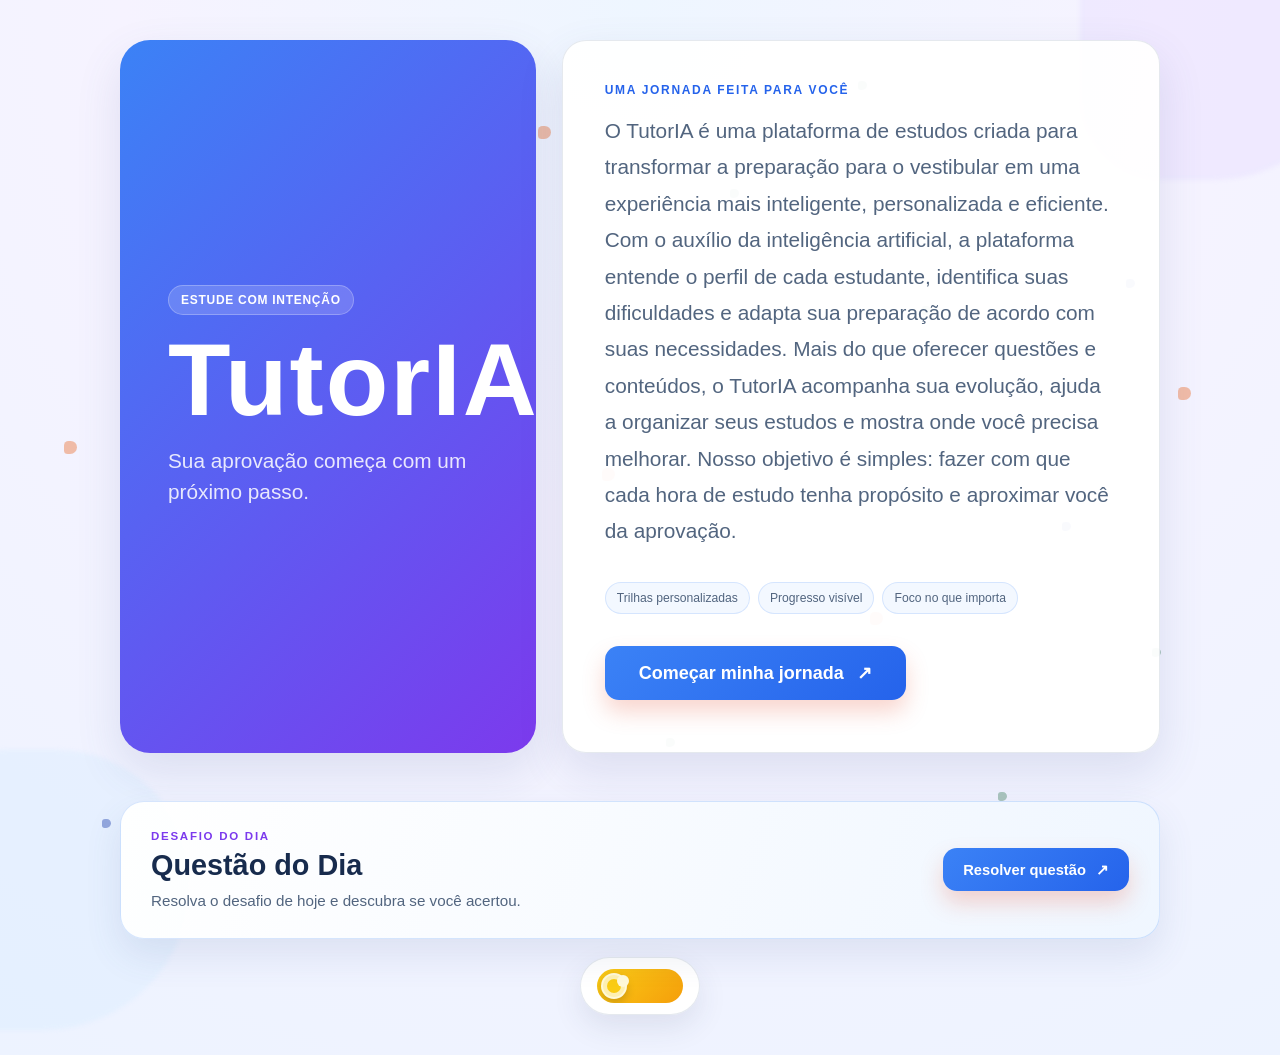
<file: index.html>
<!DOCTYPE html>
<html lang="pt-BR">
<head>
    <meta charset="UTF-8">
    <meta name="viewport" content="width=device-width, initial-scale=1.0">
    <title>TutorIA</title>
    <link rel="stylesheet" href="style.css">
</head>

<body>

<div class="daily-particles" aria-hidden="true">
    <span></span><span></span><span></span><span></span>
    <span></span><span></span><span></span><span></span>
    <span></span><span></span><span></span><span></span>
    <span></span><span></span><span></span><span></span>
    <span></span><span></span><span></span><span></span>
</div>

    <main class="hero">

        <div class="title-box">
            <span class="welcome-badge">Estude com intenção</span>
            <h1>TutorIA</h1>
            <p class="hero-kicker">Sua aprovação começa com um próximo passo.</p>
        </div>

        <div class="content-box">
            <span class="section-eyebrow">Uma jornada feita para você</span>
            <p>
                O TutorIA é uma plataforma de estudos criada para transformar a preparação para o vestibular em uma experiência mais inteligente, personalizada e eficiente. Com o auxílio da inteligência artificial, a plataforma entende o perfil de cada estudante, identifica suas dificuldades e adapta sua preparação de acordo com suas necessidades.
                Mais do que oferecer questões e conteúdos, o TutorIA acompanha sua evolução, ajuda a organizar seus estudos e mostra onde você precisa melhorar. Nosso objetivo é simples: fazer com que cada hora de estudo tenha propósito e aproximar você da aprovação.
            </p>

            <div class="feature-row" aria-label="Benefícios do TutorIA">
                <span>Trilhas personalizadas</span>
                <span>Progresso visível</span>
                <span>Foco no que importa</span>
            </div>

            <a href="login.html" target="_self">
                <button>Começar minha jornada <span aria-hidden="true">↗</span></button>
            </a>
        </div>

        <a href="questao-diaria.html" class="daily-question-link">
            <div class="daily-question-card">
                <div class="daily-question-copy">
                    <span class="daily-question-label">DESAFIO DO DIA</span>
                    <h2>Questão do Dia</h2>
                    <p>Resolva o desafio de hoje e descubra se você acertou.</p>
                </div>

                <button type="button">Resolver questão <span aria-hidden="true">↗</span></button>
            </div>
        </a>

    </main>

    <div class="theme-toggle-card" aria-label="Alternar tema">
        <button class="theme-toggle" type="button" aria-label="Ativar modo escuro">
            <span class="toggle-track">
                <span class="toggle-thumb"></span>
            </span>
        </button>
    </div>

    <script>
        const toggle = document.querySelector('.theme-toggle');
        const body = document.body;

        function applyTheme(isDark) {
            body.classList.toggle('dark-mode', isDark);
            toggle.setAttribute('aria-label', isDark ? 'Ativar modo claro' : 'Ativar modo escuro');
            toggle.querySelector('.toggle-thumb').style.transform = isDark ? 'translateX(52px) rotate(180deg)' : 'translateX(0) rotate(0deg)';
            toggle.querySelector('.toggle-thumb').style.background = isDark ? '#dbeafe' : '#fff9d9';
            localStorage.setItem('theme', isDark ? 'dark' : 'light');
        }

        const savedTheme = localStorage.getItem('theme');
        if (savedTheme === 'dark') {
            applyTheme(true);
        }

        toggle.addEventListener('click', () => {
            const isDark = !body.classList.contains('dark-mode');
            applyTheme(isDark);
        });
    </script>
<script src="particles.js"></script>
</body>
</html>
</file>
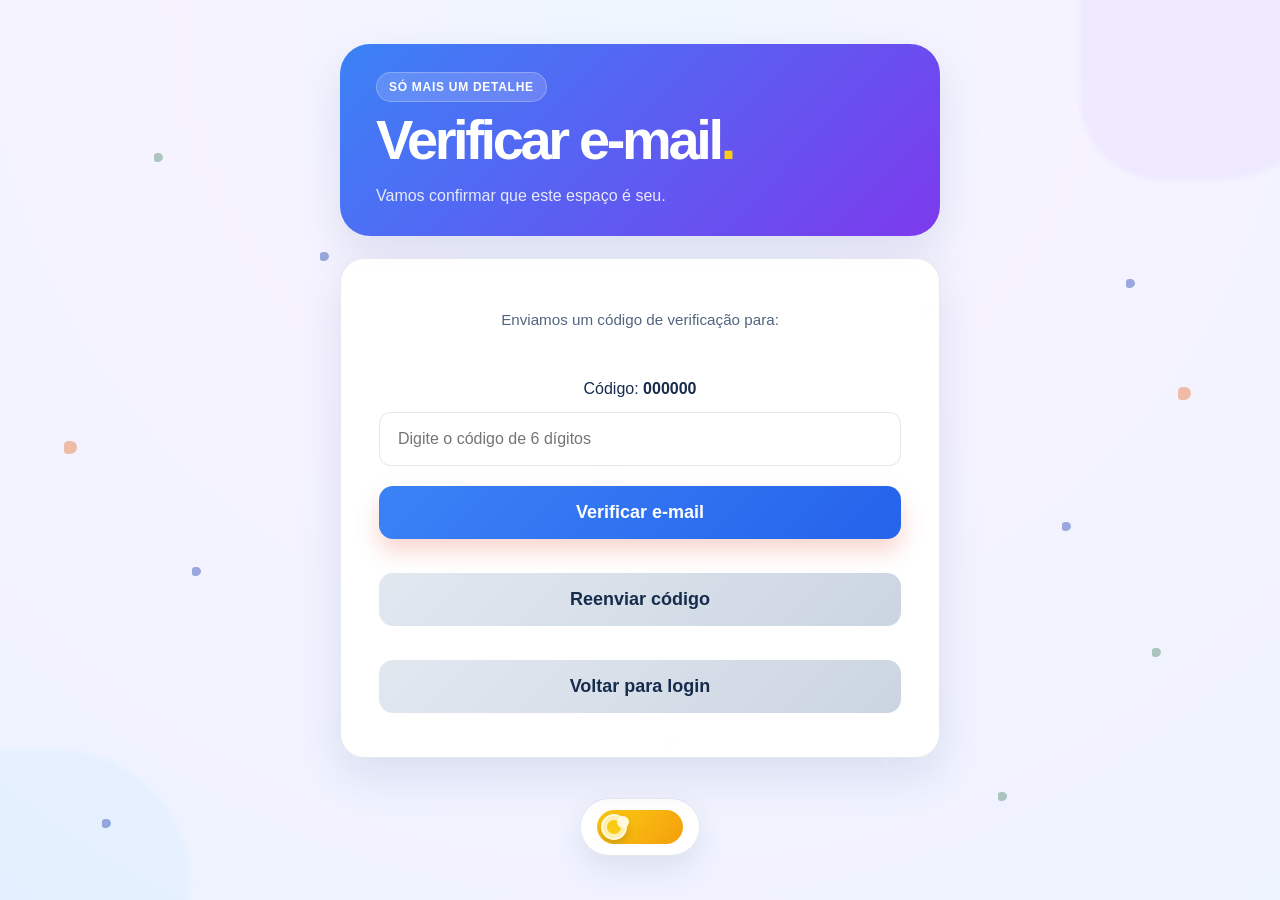
<file: verify-email.html>
<!DOCTYPE html>
<html lang="pt-BR">

<head>
    <meta charset="UTF-8">
    <meta name="viewport" content="width=device-width, initial-scale=1.0">
    <title>Verificar e-mail - TutorIA</title>
    <link rel="stylesheet" href="style.css">
</head>

<body>

<div class="daily-particles" aria-hidden="true">
    <span></span><span></span><span></span><span></span>
    <span></span><span></span><span></span><span></span>
    <span></span><span></span><span></span><span></span>
    <span></span><span></span><span></span><span></span>
    <span></span><span></span><span></span><span></span>
</div>

    <main class="login-wrapper">
        <div class="title-box">
            <span class="welcome-badge">Só mais um detalhe</span>
            <h1>Verificar e-mail</h1>
            <p class="hero-kicker">Vamos confirmar que este espaço é seu.</p>
        </div>

        <form id="verifyForm" class="content-box login-box verify-box">
            <p class="helper-text">Enviamos um código de verificação para:</p>
            <p id="verificationEmail" class="verification-email"></p>

            <div class="verification-code-box">
                <span>Código:</span>
                <strong id="verificationCode">---</strong>
            </div>

            <input id="verificationInput" type="text" placeholder="Digite o código de 6 dígitos" maxlength="6" required>
            <button type="submit">Verificar e-mail</button>

            <button type="button" class="secondary-btn" id="resendCodeBtn">Reenviar código</button>

            <a href="login.html" target="_self">
                <button class="secondary-btn" type="button">Voltar para login</button>
            </a>
        </form>
    </main>

    <div class="theme-toggle-card" aria-label="Alternar tema">
        <button class="theme-toggle" type="button" aria-label="Ativar modo escuro">
            <span class="toggle-track">
                <span class="toggle-thumb"></span>
            </span>
        </button>
    </div>

    <div id="toastContainer" class="toast-container" aria-live="polite" aria-atomic="true"></div>

    <script>
        function showToast(message, type = 'info') {
            const container = document.getElementById('toastContainer');
            if (!container) return;

            const toast = document.createElement('div');
            toast.className = `toast ${type}`;
            toast.dataset.icon = type === 'success' ? '✓' : type === 'error' ? '!' : 'i';
            toast.textContent = message;
            container.appendChild(toast);

            setTimeout(() => {
                toast.remove();
            }, 2800);
        }

        const toggle = document.querySelector('.theme-toggle');
        const body = document.body;

        function applyTheme(isDark) {
            body.classList.toggle('dark-mode', isDark);
            toggle.setAttribute('aria-label', isDark ? 'Ativar modo claro' : 'Ativar modo escuro');
            toggle.querySelector('.toggle-thumb').style.transform = isDark ? 'translateX(52px) rotate(180deg)' : 'translateX(0) rotate(0deg)';
            toggle.querySelector('.toggle-thumb').style.background = isDark ? '#dbeafe' : '#fff9d9';
            localStorage.setItem('theme', isDark ? 'dark' : 'light');
        }

        const savedTheme = localStorage.getItem('theme');
        if (savedTheme === 'dark') {
            applyTheme(true);
        }

        toggle.addEventListener('click', () => {
            const isDark = !body.classList.contains('dark-mode');
            applyTheme(isDark);
        });

        const params = new URLSearchParams(window.location.search);
        const email = params.get('email') || '';
        const pendingUser = JSON.parse(localStorage.getItem('pendingVerification') || 'null');
        const verificationEmail = document.getElementById('verificationEmail');
        const codeDisplay = document.getElementById('verificationCode');

        if (email) {
            verificationEmail.textContent = email;
        }

        if (pendingUser && pendingUser.email && pendingUser.verificationCode) {
            codeDisplay.textContent = pendingUser.verificationCode;
        } else {
            codeDisplay.textContent = '000000';
        }

        document.getElementById('verifyForm').addEventListener('submit', function (event) {
            event.preventDefault();

            const enteredCode = document.getElementById('verificationInput').value.trim();
            const currentPendingUser = JSON.parse(localStorage.getItem('pendingVerification') || 'null');

            if (!currentPendingUser) {
                showToast('Nenhuma verificação pendente foi encontrada.', 'error');
                return;
            }

            if (enteredCode !== currentPendingUser.verificationCode) {
                showToast('Código incorreto. Tente novamente.', 'error');
                return;
            }

            const users = JSON.parse(localStorage.getItem('tutoriaUsers') || '[]');
            const existingIndex = users.findIndex(user => user.email.toLowerCase() === currentPendingUser.email.toLowerCase());

            const verifiedUser = {
                name: currentPendingUser.name,
                email: currentPendingUser.email,
                password: currentPendingUser.password,
                verified: true
            };

            if (existingIndex >= 0) {
                users[existingIndex] = verifiedUser;
            } else {
                users.push(verifiedUser);
            }

            localStorage.setItem('tutoriaUsers', JSON.stringify(users));
            localStorage.removeItem('pendingVerification');

            showToast('E-mail verificado com sucesso! Você já pode fazer login.', 'success');
            setTimeout(() => {
                window.location.replace('login.html');
            }, 900);
        });

        document.getElementById('resendCodeBtn').addEventListener('click', function () {
            const currentPendingUser = JSON.parse(localStorage.getItem('pendingVerification') || 'null');
            if (!currentPendingUser) {
                showToast('Não há nenhuma conta pendente para reenviar o código.', 'error');
                return;
            }

            const newCode = String(Math.floor(100000 + Math.random() * 900000));
            currentPendingUser.verificationCode = newCode;
            localStorage.setItem('pendingVerification', JSON.stringify(currentPendingUser));
            codeDisplay.textContent = newCode;
            showToast('Um novo código foi gerado para ' + currentPendingUser.email + '.', 'info');
        });
    </script>

<script src="particles.js"></script>
</body>

</html>
</file>
<file: style.css>
body {
    font-family: "Segoe UI", Tahoma, Geneva, Verdana, sans-serif;
    background: radial-gradient(circle at top, #eef6ff 0%, #f6f3ff 40%, #edf3ff 100%);
    margin: 0;
    min-height: 100vh;
    display: flex;
    flex-direction: column;
    justify-content: center;
    align-items: center;
    padding: 40px 20px;
    box-sizing: border-box;
    transition: background 0.35s ease, color 0.35s ease;
}

body.dark-mode {
    background: radial-gradient(circle at top, #101827 0%, #111827 35%, #0f172a 100%);
    color: #e2e8f0;
}

.hero,
.login-wrapper {
    width: 940px;
    max-width: 100%;
}

.title-box,
.content-box {
    background: rgba(255, 255, 255, 0.92);
    border: 1px solid rgba(148, 163, 184, 0.22);
    border-radius: 24px;
    box-shadow: 0 18px 45px rgba(76, 95, 150, 0.14);
    padding: 32px 42px;
    margin-bottom: 22px;
    transition: background 0.35s ease, border-color 0.35s ease, box-shadow 0.35s ease;
}

body.dark-mode .title-box,
body.dark-mode .content-box {
    background: rgba(15, 23, 42, 0.9);
    border-color: rgba(148, 163, 184, 0.22);
    box-shadow: 0 20px 50px rgba(2, 6, 23, 0.48);
}

.title-box {
    text-align: center;
    background: linear-gradient(135deg, #3b82f6 0%, #7c3aed 100%);
    border: none;
    padding-top: 24px;
    padding-bottom: 24px;
}

.title-box h1 {
    font-size: clamp(2rem, 3vw, 3rem);
    margin: 0;
    color: #ffffff;
    letter-spacing: 0.04em;
    font-weight: 700;
}

.content-box {
    text-align: center;
}

p {
    font-size: 20px;
    line-height: 1.7;
    margin: 0 0 28px;
    color: #334155;
    transition: color 0.35s ease;
}

body.dark-mode p,
body.dark-mode .login-box p {
    color: #e2e8f0;
}

button {
    padding: 16px 34px;
    font-size: 18px;
    font-weight: 600;
    cursor: pointer;
    border: none;
    border-radius: 14px;
    background: linear-gradient(135deg, #3b82f6 0%, #2563eb 100%);
    color: #fff;
    margin: 10px 0;
    box-shadow: 0 14px 24px rgba(37, 99, 235, 0.28);
    transition: transform 0.2s ease, box-shadow 0.2s ease, opacity 0.2s ease;
}

button:hover {
    transform: translateY(-2px);
    box-shadow: 0 18px 28px rgba(37, 99, 235, 0.35);
}

.secondary-btn {
    background: linear-gradient(135deg, #e2e8f0 0%, #cbd5e1 100%);
    color: #1e293b;
    box-shadow: none;
}

body.dark-mode .secondary-btn {
    background: linear-gradient(135deg, #1e293b 0%, #0f172a 100%);
    color: #e2e8f0;
}

.secondary-btn:hover {
    box-shadow: 0 10px 20px rgba(100, 116, 139, 0.2);
}

.login-box {
    display: flex;
    flex-direction: column;
    gap: 12px;
}

.account-box {
    padding-top: 28px;
    padding-bottom: 28px;
}

.login-box input {
    width: 100%;
    box-sizing: border-box;
    padding: 15px 16px;
    font-size: 16px;
    border: 1px solid #dfe7f3;
    border-radius: 12px;
    outline: none;
    background: #f8fafc;
    color: #0f172a;
    transition: border-color 0.2s ease, box-shadow 0.2s ease, background 0.2s ease, color 0.2s ease, transform 0.2s ease;
}

.login-box input:hover {
    transform: translateY(-1px);
}

body.dark-mode .login-box input {
    background: #0f172a;
    border-color: #334155;
    color: #f8fafc;
}

.login-box input:focus {
    border-color: #7c3aed;
    box-shadow: 0 0 0 4px rgba(124, 58, 237, 0.12);
}

.login-box p {
    font-size: 16px;
    margin: 18px 0 6px;
}

.form-error {
    display: none;
    margin: 0 0 10px;
    font-size: 14px;
    color: #991b1b;
    text-align: left;
    background: #fff1f2;
    border: 1px solid #fb7185;
    border-radius: 10px;
    padding: 10px 12px;
}

.toast-container {
    position: fixed;
    right: 18px;
    bottom: 18px;
    z-index: 9999;
    display: flex;
    flex-direction: column;
    gap: 10px;
    pointer-events: none;
}

.toast {
    display: flex;
    align-items: center;
    gap: 10px;
    min-width: 220px;
    max-width: 320px;
    padding: 10px 12px 10px 10px;
    border-radius: 14px;
    font-size: 14px;
    line-height: 1.4;
    color: #0f172a;
    background: rgba(255, 255, 255, 0.97);
    border: 1px solid rgba(148, 163, 184, 0.4);
    border-left: 4px solid #60a5fa;
    box-shadow: 0 18px 40px rgba(15, 23, 42, 0.16);
    opacity: 0;
    transform: translateY(8px);
    animation: toastIn 0.22s ease forwards;
    pointer-events: auto;
    backdrop-filter: blur(4px);
}

.toast::before {
    content: attr(data-icon);
    display: inline-flex;
    align-items: center;
    justify-content: center;
    width: 24px;
    height: 24px;
    border-radius: 999px;
    font-size: 12px;
    font-weight: 700;
    background: rgba(96, 165, 250, 0.15);
    color: #1d4ed8;
    flex-shrink: 0;
}

.toast.success {
    background: linear-gradient(135deg, #ecfdf5 0%, #f0fdf4 100%);
    border-left-color: #22c55e;
    color: #166534;
}

.toast.success::before {
    background: rgba(34, 197, 94, 0.12);
    color: #15803d;
}

.toast.error {
    background: linear-gradient(135deg, #fff1f2 0%, #fff7f8 100%);
    border-left-color: #ef4444;
    color: #9f1239;
}

.toast.error::before {
    background: rgba(239, 68, 68, 0.12);
    color: #b91c1c;
}

.toast.info {
    background: linear-gradient(135deg, #eff6ff 0%, #f8fbff 100%);
    border-left-color: #3b82f6;
    color: #1d4ed8;
}

.toast.info::before {
    background: rgba(59, 130, 246, 0.12);
    color: #1d4ed8;
}

body.dark-mode .toast {
    background: rgba(15, 23, 42, 0.96);
    border-color: rgba(148, 163, 184, 0.35);
    color: #e2e8f0;
    box-shadow: 0 18px 38px rgba(2, 6, 23, 0.42);
}

body.dark-mode .toast.success {
    background: linear-gradient(135deg, rgba(20, 83, 45, 0.9) 0%, rgba(17, 24, 39, 0.95) 100%);
    border-left-color: #4ade80;
    color: #dcfce7;
}

body.dark-mode .toast.error {
    background: linear-gradient(135deg, rgba(69, 10, 10, 0.9) 0%, rgba(17, 24, 39, 0.95) 100%);
    border-left-color: #f87171;
    color: #ffe4e6;
}

body.dark-mode .toast.info {
    background: linear-gradient(135deg, rgba(30, 64, 175, 0.9) 0%, rgba(17, 24, 39, 0.95) 100%);
    border-left-color: #60a5fa;
    color: #dbeafe;
}

@keyframes toastIn {
    from {
        opacity: 0;
        transform: translateY(8px);
    }
    to {
        opacity: 1;
        transform: translateY(0);
    }
}

body.dark-mode .form-error {
    color: #fecaca;
    background: #450a0a;
    border-color: #ef4444;
}

.login-box input.invalid {
    border-color: #dc2626;
    box-shadow: 0 0 0 3px rgba(220, 38, 38, 0.12);
}

.password-field-wrap {
    position: relative;
    width: 100%;
}

.password-rules {
    display: none;
    margin-top: 8px;
    background: #f8fafc;
    border: 1px solid #dfe7f3;
    border-radius: 14px;
    padding: 12px 14px;
    text-align: left;
    box-shadow: 0 10px 22px rgba(15, 23, 42, 0.08);
    position: relative;
    z-index: 2;
}

.password-rules.show {
    display: block;
}

.password-rules p {
    margin: 0 0 8px;
    font-size: 14px;
    color: #334155;
    line-height: 1.4;
    font-weight: 600;
}

.password-rules ul {
    margin: 0;
    padding-left: 16px;
    font-size: 13px;
    color: #475569;
    line-height: 1.7;
}

.password-rules li {
    transition: color 0.2s ease;
}

.password-rules li.valid {
    color: #16a34a;
}

.password-rules li.invalid {
    color: #475569;
}

body.dark-mode .password-rules {
    background: #0f172a;
    border-color: #334155;
}

body.dark-mode .password-rules p,
body.dark-mode .password-rules ul,
body.dark-mode .password-rules li.invalid {
    color: #e2e8f0;
}

body.dark-mode .password-rules li.valid {
    color: #4ade80;
}

.remember-me {
    display: flex;
    align-items: center;
    gap: 10px;
    font-size: 15px;
    color: #475569;
    cursor: pointer;
    margin: 4px 0 2px;
    text-align: left;
}

.remember-me input {
    width: 16px;
    height: 16px;
    margin: 0;
}

body.dark-mode .remember-me {
    color: #e2e8f0;
}

a {
    text-decoration: none;
    display: inline-block;
}

.theme-toggle-card {
    width: 120px;
    height: 58px;
    background: rgba(255, 255, 255, 0.85);
    border: 1px solid rgba(148, 163, 184, 0.3);
    border-radius: 18px;
    box-shadow: 0 12px 28px rgba(15, 23, 42, 0.08);
    display: flex;
    align-items: center;
    justify-content: center;
    margin-top: 18px;
    transition: background 0.35s ease, border-color 0.35s ease, transform 0.2s ease;
}

body.dark-mode .theme-toggle-card {
    background: rgba(15, 23, 42, 0.9);
    border-color: rgba(148, 163, 184, 0.3);
}

.theme-toggle-card:hover {
    transform: translateY(-1px);
}

.theme-toggle {
    background: transparent;
    border: none;
    box-shadow: none;
    margin: 0;
    padding: 0;
    cursor: pointer;
}

.toggle-track {
    width: 86px;
    height: 34px;
    background: linear-gradient(135deg, #facc15 0%, #f59e0b 100%);
    border-radius: 999px;
    display: flex;
    align-items: center;
    padding: 4px;
    box-sizing: border-box;
    position: relative;
    transition: background 0.3s ease, transform 0.25s ease;
    overflow: hidden;
}

body.dark-mode .toggle-track {
    background: linear-gradient(135deg, #1e293b 0%, #334155 100%);
}

.toggle-thumb {
    width: 26px;
    height: 26px;
    border-radius: 50%;
    position: relative;
    display: block;
    background: #fff9d9;
    transform: translateX(0) rotate(0deg);
    transition: transform 0.35s ease, background 0.3s ease;
    box-shadow: 0 4px 10px rgba(0, 0, 0, 0.18);
}

body.dark-mode .toggle-thumb {
    transform: translateX(52px) rotate(180deg);
    background: #dbeafe;
}

.toggle-thumb::before,
.toggle-thumb::after {
    content: "";
    position: absolute;
    border-radius: 50%;
}

.toggle-thumb::before {
    width: 14px;
    height: 14px;
    background: #facc15;
    top: 6px;
    left: 6px;
    box-shadow: 0 0 0 4px rgba(250, 204, 21, 0.2);
}

.toggle-thumb::after {
    width: 12px;
    height: 12px;
    background: #fff9d9;
    top: 2px;
    left: 16px;
}

body.dark-mode .toggle-thumb::before {
    background: #f8fafc;
    box-shadow: none;
}

body.dark-mode .toggle-thumb::after {
    width: 18px;
    height: 18px;
    background: #dbeafe;
    top: 4px;
    left: 4px;
    box-shadow: inset 0 0 0 2px rgba(59, 130, 246, 0.15);
}

.theme-icon {
    display: none;
}

.menu-body {
    justify-content: center;
}

.menu-shell {
    width: 900px;
    max-width: 100%;
}

.tutorial-card {
    padding: 30px 34px 26px;
    text-align: left;
}

.welcome-header {
    display: flex;
    align-items: center;
    justify-content: space-between;
    gap: 12px;
    margin-bottom: 18px;
}

.welcome-badge {
    display: inline-flex;
    align-items: center;
    background: rgba(59, 130, 246, 0.1);
    color: #2563eb;
    border: 1px solid rgba(59, 130, 246, 0.2);
    border-radius: 999px;
    padding: 7px 12px;
    font-size: 12px;
    font-weight: 700;
    letter-spacing: 0.06em;
    text-transform: uppercase;
}

body.dark-mode .welcome-badge {
    background: rgba(96, 165, 250, 0.12);
    color: #bfdbfe;
    border-color: rgba(96, 165, 250, 0.2);
}

.tutorial-card h2 {
    margin: 0;
    font-size: clamp(1.4rem, 2vw, 2rem);
    color: #0f172a;
}

body.dark-mode .tutorial-card h2 {
    color: #f8fafc;
}

.tutorial-step {
    min-height: 180px;
    padding: 14px 0 8px;
}

.tutorial-step p {
    margin: 0 0 14px;
    font-size: 1.1rem;
    line-height: 1.6;
}

.tutorial-step ul {
    margin: 0;
    padding-left: 22px;
    display: grid;
    gap: 8px;
    color: #475569;
    font-size: 1rem;
    line-height: 1.6;
}

body.dark-mode .tutorial-step ul {
    color: #cbd5e1;
}

.tutorial-navigation {
    display: flex;
    justify-content: space-between;
    align-items: center;
    gap: 14px;
    margin-top: 22px;
    padding-top: 18px;
    border-top: 1px solid rgba(148, 163, 184, 0.28);
}

.tutorial-navigation button {
    min-width: 140px;
}

.tutorial-navigation button:disabled {
    opacity: 0.5;
    cursor: not-allowed;
    transform: none;
    box-shadow: none;
}

.tutorial-progress {
    margin-top: 18px;
    text-align: center;
    font-size: 0.9rem;
    font-weight: 700;
    color: #475569;
}

body.dark-mode .tutorial-progress {
    color: #cbd5e1;
}

/* TutorIA visual refresh */
:root {
    --ink: #172033;
    --muted: #657084;
    --paper: rgba(255, 255, 255, 0.86);
    --line: rgba(31, 44, 69, 0.12);
    --accent: #e85d3f;
    --accent-dark: #c7442a;
    --mint: #d8f3e5;
    --lavender: #e9e1ff;
    --shadow: 0 24px 70px rgba(48, 56, 87, 0.14);
}

* { box-sizing: border-box; }

body {
    font-family: "Trebuchet MS", "Segoe UI", sans-serif;
    color: var(--ink);
    background: #f8f6f1;
    background-image: radial-gradient(circle at 8% 12%, rgba(232, 93, 63, 0.18) 0 2px, transparent 3px),
        radial-gradient(circle at 88% 78%, rgba(91, 157, 137, 0.2) 0 2px, transparent 3px),
        linear-gradient(135deg, #fffaf1 0%, #f4f8f2 52%, #f2efff 100%);
    position: relative;
    overflow-x: hidden;
}

body::before,
body::after {
    content: "";
    position: fixed;
    z-index: -1;
    width: 280px;
    height: 280px;
    border-radius: 42% 58% 64% 36%;
    filter: blur(2px);
    opacity: 0.55;
    animation: drift 12s ease-in-out infinite alternate;
}

body::before { top: -100px; right: -80px; background: var(--lavender); }
body::after { bottom: -130px; left: -90px; background: var(--mint); animation-delay: -4s; }

.hero, .login-wrapper, .menu-shell { width: min(1040px, 100%); position: relative; z-index: 1; }
.hero { display: grid; grid-template-columns: 0.82fr 1.18fr; gap: 26px; align-items: stretch; }
.title-box, .content-box { border-radius: 30px; border: 1px solid var(--line); box-shadow: var(--shadow); }
.title-box { display: flex; flex-direction: column; justify-content: center; min-height: 350px; padding: 48px; text-align: left; background: var(--ink); overflow: hidden; }
.title-box::after { content: "✦"; position: absolute; right: 32px; bottom: 18px; color: #f7c66a; font-size: 8rem; line-height: 1; opacity: 0.75; transform: rotate(14deg); }
.title-box h1 { position: relative; z-index: 1; max-width: 420px; font-size: clamp(3rem, 8vw, 6.5rem); line-height: 0.92; letter-spacing: -0.08em; }
.title-box h1::after { content: "."; color: #f7c66a; }
.title-box .welcome-badge { position: relative; z-index: 1; align-self: flex-start; margin-bottom: 18px; background: rgba(255,255,255,.12); color: #f7c66a; border: 1px solid rgba(247,198,106,.28); }
.hero-kicker { position: relative; z-index: 1; margin: 18px 0 0; color: rgba(255,255,255,.7); font-size: 1rem; line-height: 1.5; }
.section-eyebrow { display: block; margin-bottom: 16px; color: var(--accent-dark); font-size: .75rem; font-weight: 700; letter-spacing: .14em; text-transform: uppercase; }
.feature-row { display: flex; flex-wrap: wrap; gap: 8px; margin: 4px 0 22px; }
.feature-row span { border: 1px solid var(--line); border-radius: 999px; padding: 8px 11px; color: var(--muted); font-size: .76rem; }
.hero .content-box a { align-self: flex-start; }
.hero .content-box button span { display: inline-block; margin-left: 8px; transition: transform .2s ease; }
.hero .content-box button:hover span { transform: translate(3px, -3px); }
.content-box { background: var(--paper); backdrop-filter: blur(16px); }
.hero .content-box { display: flex; flex-direction: column; justify-content: center; min-height: 350px; padding: 48px; text-align: left; }
p { color: var(--muted); font-size: 1.05rem; line-height: 1.75; }
.hero p { max-width: 620px; font-size: clamp(1.05rem, 2vw, 1.3rem); }

button { border-radius: 999px; background: var(--accent); box-shadow: 0 12px 22px rgba(232, 93, 63, 0.25); transition: transform .2s ease, box-shadow .2s ease, background .2s ease; }
button:hover { transform: translateY(-3px) rotate(-1deg); background: var(--accent-dark); box-shadow: 0 16px 30px rgba(232, 93, 63, 0.3); }
.secondary-btn { background: #e9ece8; color: var(--ink); }
.secondary-btn:hover { background: #dfe7df; box-shadow: 0 10px 20px rgba(48, 56, 87, 0.12); }

.login-wrapper { max-width: 600px; }
.login-wrapper .title-box { min-height: auto; padding: 28px 36px; text-align: left; background: var(--ink); }
.login-wrapper .title-box h1 { font-size: clamp(2rem, 5vw, 3.5rem); letter-spacing: -0.06em; }
.login-wrapper .title-box .welcome-badge { margin-bottom: 12px; }
.login-wrapper .title-box::after { font-size: 4rem; right: 24px; bottom: -4px; }
.login-box { padding: 34px 38px; gap: 14px; }
.login-box input { border: 1px solid var(--line); border-radius: 15px; padding: 17px 18px; background: rgba(255,255,255,.72); font-family: inherit; }
.login-box input:focus { border-color: var(--accent); box-shadow: 0 0 0 4px rgba(232, 93, 63, .14); transform: translateY(-1px); }
.login-box button[type="submit"] { width: 100%; margin-top: 6px; }
.login-box p { font-size: .95rem; margin: 14px 0 2px; }
.login-box a { width: 100%; }
.login-box a button { width: 100%; }
.remember-me { color: var(--muted); }
.form-error { border-radius: 14px; }

.theme-toggle-card { background: var(--paper); border: 1px solid var(--line); border-radius: 999px; box-shadow: 0 12px 30px rgba(48, 56, 87, .1); }
.theme-toggle { background: transparent; box-shadow: none; }
.theme-toggle:hover { background: transparent; box-shadow: none; transform: none; }

.menu-shell { max-width: 900px; }
.menu-shell .title-box { min-height: auto; padding: 30px 38px; }
.tutorial-card { padding: 38px 42px 30px; }
.welcome-badge { background: var(--mint); border: 0; color: #34735e; }
.tutorial-card h2 { font-size: clamp(1.8rem, 4vw, 3rem); letter-spacing: -0.05em; }
.tutorial-step { min-height: 210px; padding-top: 28px; }
.tutorial-step p { font-size: 1.25rem; color: var(--ink); }
.tutorial-step ul { list-style: none; padding-left: 0; }
.tutorial-step li { padding: 10px 14px; border-radius: 12px; background: rgba(216, 243, 229, .5); color: var(--muted); }
.tutorial-step li::before { content: "↗"; color: var(--accent); font-weight: 700; margin-right: 10px; }
.tutorial-navigation { border-top-color: var(--line); }
.tutorial-navigation button { min-width: 150px; }

@keyframes drift { from { transform: translate3d(0, 0, 0) rotate(0); } to { transform: translate3d(18px, -16px, 0) rotate(12deg); } }
@keyframes reveal { from { opacity: 0; transform: translateY(18px); } to { opacity: 1; transform: translateY(0); } }
.hero, .login-wrapper, .menu-shell { animation: reveal .65s ease both; }

body.dark-mode { background: #141927; background-image: radial-gradient(circle at 10% 10%, rgba(232, 93, 63, .14), transparent 28%), linear-gradient(135deg, #141927, #202333 65%, #17231f); }
body.dark-mode { --ink: #f7f5ef; --muted: #bac1ce; --paper: rgba(27, 32, 48, .86); --line: rgba(255, 255, 255, .12); --shadow: 0 24px 70px rgba(0, 0, 0, .28); }
body.dark-mode .login-box input { background: rgba(18, 23, 36, .8); color: #f7f5ef; }
body.dark-mode .tutorial-step p, body.dark-mode .tutorial-card h2 { color: var(--ink); }
body.dark-mode .tutorial-step li { background: rgba(52, 115, 94, .2); color: var(--muted); }

@media (max-width: 720px) {
    body { padding: 22px 14px; }
    .hero { grid-template-columns: 1fr; gap: 14px; }
    .title-box, .hero .content-box { min-height: auto; padding: 30px 26px; }
    .title-box h1 { font-size: clamp(3.6rem, 18vw, 5.5rem); }
    .hero .content-box { padding: 28px 26px; }
    .login-box, .tutorial-card { padding: 26px 22px; }
    .welcome-header { align-items: flex-start; flex-direction: column; }
    .tutorial-navigation { align-items: stretch; flex-direction: column-reverse; }
    .tutorial-navigation button { width: 100%; }
}

/* Equilibrio entre o visual original e o novo */
:root {
    --ink: #172b4d;
    --muted: #52657f;
    --paper: rgba(255, 255, 255, 0.94);
    --line: rgba(148, 163, 184, 0.24);
    --accent: #3b82f6;
    --accent-dark: #2563eb;
    --mint: #e0edff;
    --lavender: #eee8ff;
    --shadow: 0 18px 45px rgba(76, 95, 150, 0.14);
}

body {
    font-family: "Segoe UI", Tahoma, Geneva, Verdana, sans-serif;
    background: radial-gradient(circle at top, #eef6ff 0%, #f6f3ff 42%, #edf3ff 100%);
}

body::before { background: #e6dcff; opacity: .42; }
body::after { background: #d9edff; opacity: .42; }

.daily-particles {
    position: fixed;
    inset: 0;
    z-index: 0;
    overflow: hidden;
    pointer-events: none;
}

.daily-particles span {
    position: absolute;
    width: 9px;
    height: 9px;
    border-radius: 42% 58% 64% 36%;
    background: rgba(30, 64, 175, 0.42);
    filter: blur(0.5px);
    will-change: transform;
    animation: daily-particle-drift 20s ease-in-out infinite alternate;
}

.daily-particles span:nth-child(3n) {
    width: 13px;
    height: 13px;
    background: rgba(234, 88, 12, 0.36);
    animation-duration: 24s;
}

.daily-particles span:nth-child(3n + 1) {
    background: rgba(22, 101, 52, 0.32);
    animation-duration: 22s;
}

.daily-particles span:nth-child(1) { top: 17%; left: 12%; animation-delay: -8s; }
.daily-particles span:nth-child(2) { top: 28%; left: 25%; animation-delay: -19s; }
.daily-particles span:nth-child(3) { top: 14%; left: 42%; animation-delay: -13s; }
.daily-particles span:nth-child(4) { top: 34%; left: 72%; animation-delay: -23s; }
.daily-particles span:nth-child(5) { top: 63%; left: 15%; animation-delay: -5s; }
.daily-particles span:nth-child(6) { top: 76%; left: 31%; animation-delay: -17s; }
.daily-particles span:nth-child(7) { top: 82%; left: 52%; animation-delay: -10s; }
.daily-particles span:nth-child(8) { top: 58%; left: 83%; animation-delay: -21s; }
.daily-particles span:nth-child(9) { top: 43%; left: 92%; animation-delay: -15s; }
.daily-particles span:nth-child(10) { top: 9%; left: 67%; animation-delay: -2s; }
.daily-particles span:nth-child(11) { top: 91%; left: 8%; animation-delay: -25s; }
.daily-particles span:nth-child(12) { top: 49%; left: 5%; animation-delay: -12s; }
.daily-particles span:nth-child(13) { top: 21%; left: 57%; animation-delay: -7s; }
.daily-particles span:nth-child(14) { top: 38%; left: 34%; animation-delay: -18s; }
.daily-particles span:nth-child(15) { top: 68%; left: 68%; animation-delay: -3s; }
.daily-particles span:nth-child(16) { top: 88%; left: 78%; animation-delay: -14s; }
.daily-particles span:nth-child(17) { top: 6%; left: 29%; animation-delay: -22s; }
.daily-particles span:nth-child(18) { top: 52%; left: 47%; animation-delay: -11s; }
.daily-particles span:nth-child(19) { top: 72%; left: 90%; animation-delay: -20s; }
.daily-particles span:nth-child(20) { top: 31%; left: 88%; animation-delay: -6s; }

@keyframes daily-particle-drift {
    0% { transform: translate3d(var(--flow-x, 0px), var(--flow-y, 0px), 0) rotate(0deg); }
    50% { transform: translate3d(calc(62px + var(--flow-x, 0px)), calc(-46px + var(--flow-y, 0px)), 0) rotate(140deg); }
    100% { transform: translate3d(calc(-48px + var(--flow-x, 0px)), calc(58px + var(--flow-y, 0px)), 0) rotate(280deg); }
}

body.dark-mode .daily-particles span { background: rgba(147, 197, 253, 0.5); }
body.dark-mode .daily-particles span:nth-child(3n) { background: rgba(251, 146, 60, 0.46); }
body.dark-mode .daily-particles span:nth-child(3n + 1) { background: rgba(110, 231, 183, 0.42); }

@media (prefers-reduced-motion: reduce) {
    .daily-particles span { animation: none; }
}

.daily-container { position: relative; z-index: 1; }

.title-box {
    background: linear-gradient(135deg, #3b82f6 0%, #7c3aed 100%);
    border: none;
}

.title-box::after { color: rgba(255, 255, 255, .22); }
.title-box h1 { letter-spacing: .02em; }
.title-box h1::after { color: #facc15; }
.title-box .welcome-badge { background: rgba(255,255,255,.16); color: #fff; border-color: rgba(255,255,255,.25); }
.hero-kicker { color: rgba(255,255,255,.86); }
.content-box { border-radius: 24px; }
.hero .content-box { padding: 42px; }
.section-eyebrow { color: #2563eb; }
.feature-row span { background: rgba(59, 130, 246, .06); border-color: rgba(59, 130, 246, .16); }

button { border-radius: 14px; background: linear-gradient(135deg, #3b82f6 0%, #2563eb 100%); }
button:hover { background: linear-gradient(135deg, #2563eb 0%, #1d4ed8 100%); }
.secondary-btn { background: linear-gradient(135deg, #e2e8f0 0%, #cbd5e1 100%); }
.secondary-btn:hover { background: linear-gradient(135deg, #cbd5e1 0%, #b8c4d4 100%); }

.login-wrapper .title-box { background: linear-gradient(135deg, #3b82f6 0%, #7c3aed 100%); }
.login-box input { border-radius: 12px; }
.login-box input:focus { border-color: #7c3aed; box-shadow: 0 0 0 4px rgba(124, 58, 237, .12); }
.welcome-badge { background: rgba(59, 130, 246, .1); color: #2563eb; }
.tutorial-step li { background: rgba(59, 130, 246, .06); }
.tutorial-step li::before { color: #2563eb; }

body.dark-mode {
    --ink: #e2e8f0;
    --muted: #c1ccdc;
    --paper: rgba(15, 23, 42, .92);
    --line: rgba(148, 163, 184, .22);
    --mint: #172b4d;
    --lavender: #24204a;
    --shadow: 0 20px 50px rgba(2, 6, 23, .48);
    background: radial-gradient(circle at top, #101827 0%, #111827 42%, #0f172a 100%);
}

body.dark-mode .title-box { background: linear-gradient(135deg, #1d4ed8 0%, #5b21b6 100%); }
body.dark-mode .content-box { background: rgba(15, 23, 42, .9); }
body.dark-mode .section-eyebrow { color: #93c5fd; }
body.dark-mode .feature-row span { background: rgba(96, 165, 250, .1); }

@media (max-width: 720px) {
    .hero .content-box { padding: 28px 26px; }
}

.daily-question-link {
    grid-column: 1 / -1;
    color: inherit;
    text-decoration: none;
    animation: reveal .75s .12s ease both;
}

.daily-question-card {
    display: flex;
    align-items: center;
    justify-content: space-between;
    gap: 28px;
    padding: 24px 30px;
    border: 1px solid rgba(59, 130, 246, .2);
    border-radius: 24px;
    background: linear-gradient(110deg, rgba(255, 255, 255, .96), rgba(239, 246, 255, .96));
    box-shadow: 0 16px 36px rgba(76, 95, 150, .12);
    transition: transform .22s ease, box-shadow .22s ease, border-color .22s ease;
}

.daily-question-link:hover .daily-question-card {
    transform: translateY(-4px);
    border-color: rgba(59, 130, 246, .42);
    box-shadow: 0 22px 42px rgba(76, 95, 150, .18);
}

.daily-question-copy { min-width: 0; }
.daily-question-label {
    display: inline-block;
    margin-bottom: 7px;
    color: #7c3aed;
    font-size: .72rem;
    font-weight: 800;
    letter-spacing: .15em;
}

.daily-question-card h2 {
    margin: 0 0 6px;
    color: #172b4d;
    font-size: clamp(1.35rem, 3vw, 1.8rem);
}

.daily-question-card p {
    margin: 0;
    color: #52657f;
    font-size: .95rem;
}

.daily-question-card button {
    flex: 0 0 auto;
    margin: 0;
    padding: 13px 20px;
    font-size: .92rem;
    text-transform: none;
}

.daily-question-card button span { margin-left: 6px; }

body.dark-mode .daily-question-card {
    background: linear-gradient(110deg, rgba(15, 23, 42, .94), rgba(30, 41, 72, .94));
    border-color: rgba(96, 165, 250, .25);
}

body.dark-mode .daily-question-card h2 { color: #f8fafc; }
body.dark-mode .daily-question-card p { color: #cbd5e1; }
body.dark-mode .daily-question-label { color: #c4b5fd; }

@media (max-width: 720px) {
    .daily-question-card { align-items: flex-start; flex-direction: column; gap: 14px; padding: 22px; }
    .daily-question-card button { width: 100%; }
}
</file>
